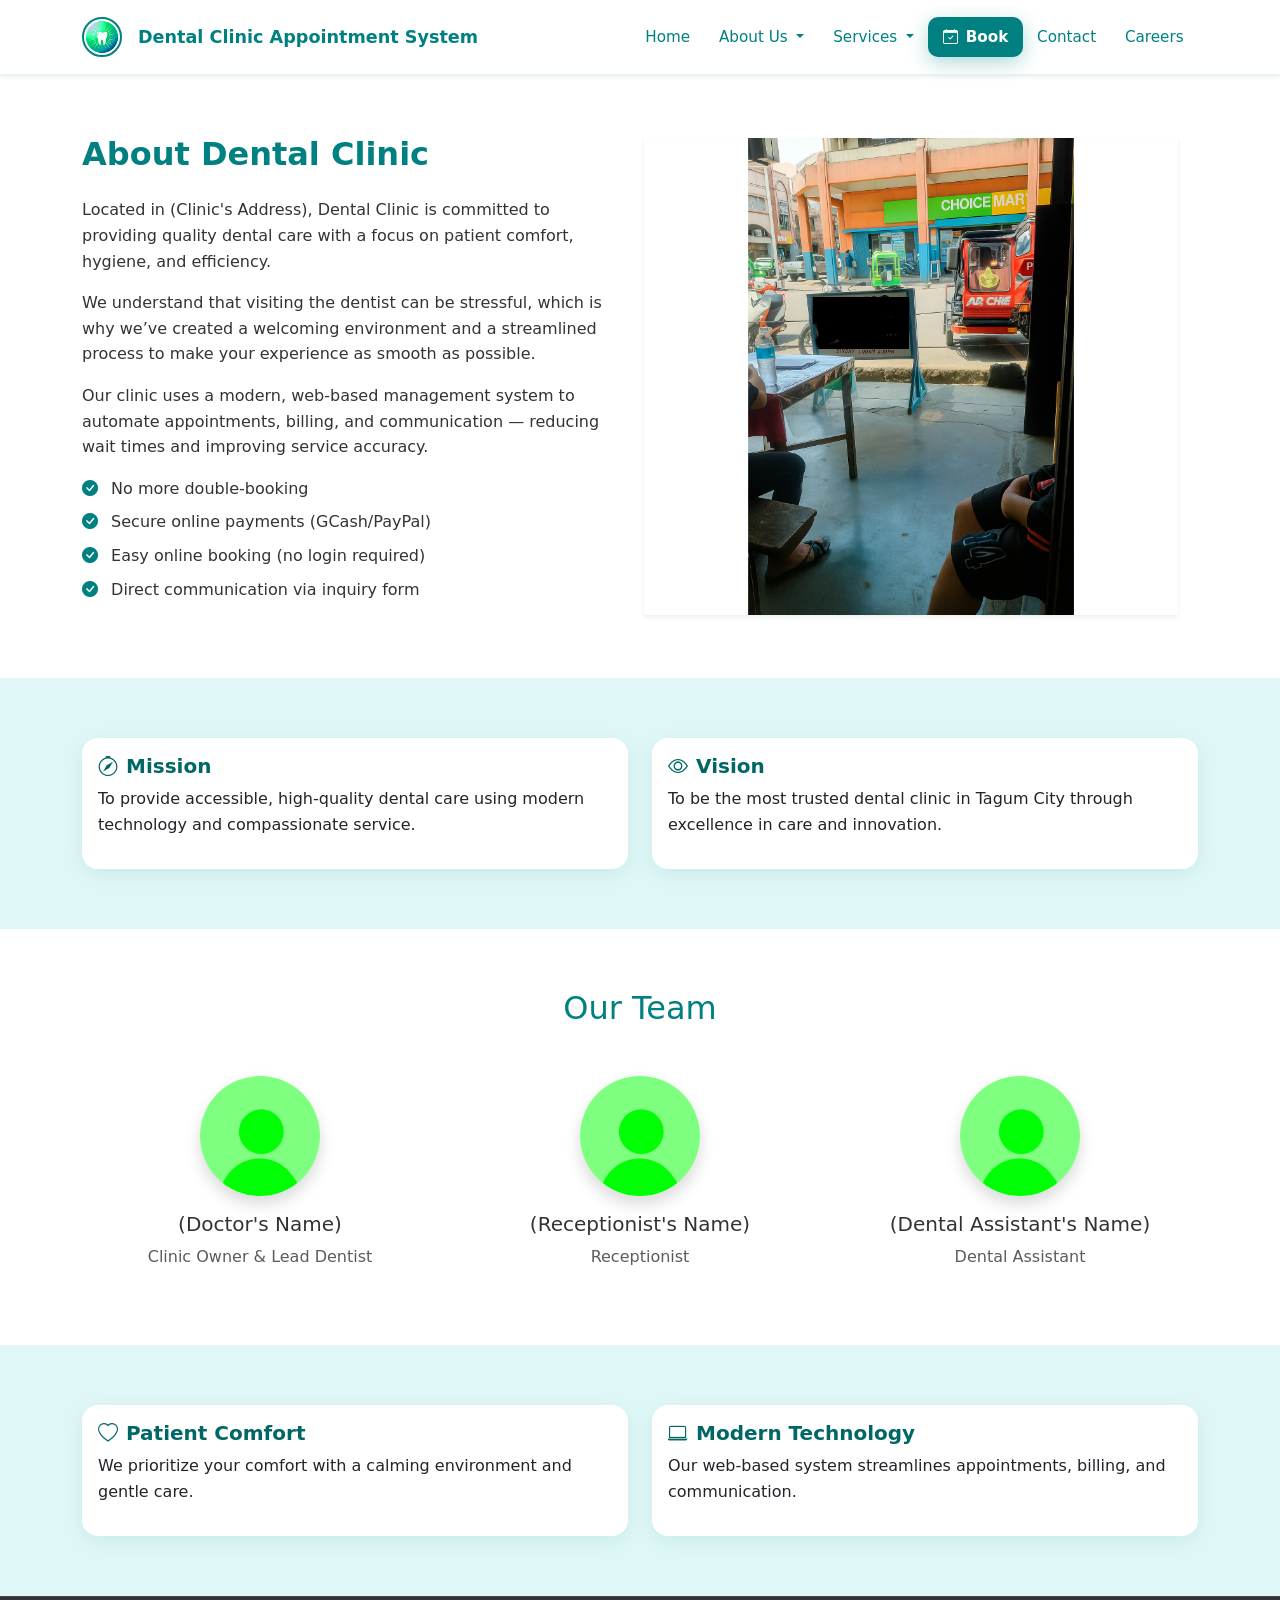
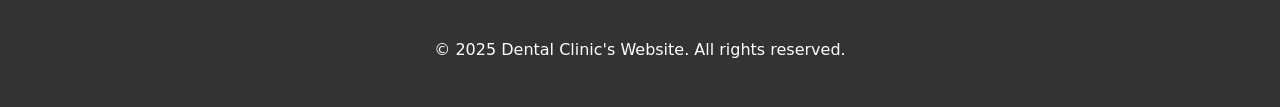
<file: about.html>
<!DOCTYPE html>
<html lang="en">
  <meta charset="UTF-8" />
  <meta name="viewport" content="width=device-width, initial-scale=1.0"/>
  <title>Our Services - Dental Clinic</title>

  <!-- Favicon -->
  <link rel="icon" type="image/x-icon" href="assets/icon/favicon.ico">
  <link rel="icon" type="image/png" href="assets/Icon/DC_MLogo.png">
  <link rel="apple-touch-icon" href="assets/Icon/DC_MLogo.png">

  <!-- CSS - Fixed: Removed extra spaces in URLs -->
  <link href="https://cdn.jsdelivr.net/npm/bootstrap@5.3.0/dist/css/bootstrap.min.css" rel="stylesheet"/>
  <link href="https://cdn.jsdelivr.net/npm/bootstrap-icons/font/bootstrap-icons.css" rel="stylesheet"/>
  <link rel="stylesheet" href="css/style.css"/>
</head>
<body>

   <style>
    /* Sticky Footer Styles */
    body {
      display: flex;
      flex-direction: column;
      min-height: 100vh;
      margin: 0;
    }
    main {
      flex: 1;
    }
    footer {
      margin-top: auto;
      background-color: #333;
      color: white;
      padding: 40px 0;
      text-align: center;
    }
    .section {
      padding: 60px 0;
    }
    .policy-box {
      background-color: #f8f9fa;
      border-left: 4px solid #008080;
      padding: 15px;
      margin: 20px 0;
      border-radius: 4px;
      font-size: 0.95rem;
    }
  </style>


<!-- ✅ Navbar: Simple, Responsive, Working -->
<nav class="navbar navbar-expand-lg navbar-light bg-white shadow-sm sticky-top">
  <div class="container">
    
    <!-- Brand: Logo + Clinic Name (responsive) -->
    <a class="navbar-brand d-flex align-items-center" href="index.html">
      <img src="assets/Icon/DC_MLogo.png" alt="Logo" width="40" height="40" class="me-2">
      <!-- Short on mobile, full on desktop -->
      <span class="fw-bold text-teal d-inline d-md-none">Dental Clinic</span>
      <span class="fw-bold text-teal d-none d-md-inline">Dental Clinic Appointment System</span>
    </a>

    <!-- Hamburger Toggle -->
    <button 
      class="navbar-toggler border-0" 
      type="button" 
      data-bs-toggle="collapse" 
      data-bs-target="#navbarNav"
      aria-controls="navbarNav" 
      aria-expanded="false" 
      aria-label="Toggle menu">
      <span class="navbar-toggler-icon"></span>
    </button>

    <!-- Menu Items -->
    <div class="collapse navbar-collapse" id="navbarNav">
      <ul class="navbar-nav ms-auto mb-2 mb-lg-0">
        <li class="nav-item"><a class="nav-link" href="index.html">Home</a></li>
        
        <!-- About Dropdown (unchanged) -->
<li class="nav-item dropdown">
  <a class="nav-link dropdown-toggle" href="#" id="navbarDropdownAbout" role="button" data-bs-toggle="dropdown">
    About Us
  </a>
  <ul class="dropdown-menu border-0 shadow-sm">
    <li><h6 class="dropdown-header">Clinic Overview</h6></li>
    <li><a class="dropdown-item" href="about.html">Our Story</a></li>
    <li><a class="dropdown-item" href="about.html#mission">Mission</a></li>
    <li><a class="dropdown-item" href="about.html#vision">Vision</a></li>
    <li><hr class="dropdown-divider"></li>
    <li><h6 class="dropdown-header">Our Team</h6></li>
    <li><a class="dropdown-item" href="about.html#dentist">Dr. R.L. Anino</a></li>
    <li><a class="dropdown-item" href="about.html#receptionist">Maria Santos</a></li>
  </ul>
</li>

<!-- ✅ Services Dropdown (Now Matches About Us Style) -->
<li class="nav-item dropdown">
  <a class="nav-link dropdown-toggle" href="#" id="navbarDropdownServices" role="button" data-bs-toggle="dropdown">
    Services
  </a>
  <ul class="dropdown-menu border-0 shadow-sm" aria-labelledby="navbarDropdownServices">
    <li><h6 class="dropdown-header"><i class="bi bi-brush me-1"></i> Preventive Care</h6></li>
    <li><a class="dropdown-item" href="services.html#dental-cleaning">Dental Cleaning</a></li>
    <li><a class="dropdown-item" href="services.html#dental-checkup">Dental Check-Up</a></li>
    <li><hr class="dropdown-divider"></li>
    <li><h6 class="dropdown-header"><i class="bi bi-tooth me-1"></i> Restorative Care</h6></li>
    <li><a class="dropdown-item" href="services.html#tooth-filling">Tooth Filling</a></li>
    <li><a class="dropdown-item" href="services.html#tooth-extraction">Tooth Extraction</a></li>
    <li><hr class="dropdown-divider"></li>
    <li><h6 class="dropdown-header"><i class="bi bi-brightness-high me-1"></i> Cosmetic & Orthodontic</h6></li>
    <li><a class="dropdown-item" href="services.html#teeth-whitening">Teeth Whitening</a></li>
    <li><a class="dropdown-item" href="services.html#orthodontic">Orthodontic Treatment</a></li>
  </ul>
</li>
        <!-- ✅ Book Appointment Button (visible in nav on mobile) -->
        <li class="nav-item mt-2 mt-lg-0">
          <a href="appointment.php" class="btn-book nav-link px-3">
            <i class="bi bi-calendar-check"></i> Book
          </a>
        </li>
        
        <li class="nav-item"><a class="nav-link" href="inquiry.html">Contact</a></li>
        <li class="nav-item"><a class="nav-link" href="careers.html">Careers</a></li>
      </ul>
    </div>
    
  </div>
</nav>

<!-- About Section -->
<section class="section bg-white">
  <div class="container">
    <div class="row align-items-center g-5"> <!-- g-5 adds better spacing -->
      <!-- Text Column -->
      <div class="col-md-6 order-md-1 order-2">
        <h2 class="mb-4" style="color: var(--logo-primary); font-weight: 600;">About Dental Clinic </h2>
        <p>Located in (Clinic's Address), Dental Clinic is committed to providing quality dental care with a focus on patient comfort, hygiene, and efficiency.</p>
        <p>We understand that visiting the dentist can be stressful, which is why we’ve created a welcoming environment and a streamlined process to make your experience as smooth as possible.</p>
        <p>Our clinic uses a modern, web-based management system to automate appointments, billing, and communication — reducing wait times and improving service accuracy.</p>
        <ul class="list-unstyled">
          <li class="mb-2"><i class="bi bi-check-circle-fill me-2" style="color: var(--logo-primary);"></i> No more double-booking</li>
          <li class="mb-2"><i class="bi bi-check-circle-fill me-2" style="color: var(--logo-primary);"></i> Secure online payments (GCash/PayPal)</li>
          <li class="mb-2"><i class="bi bi-check-circle-fill me-2" style="color: var(--logo-primary);"></i> Easy online booking (no login required)</li>
          <li class="mb-2"><i class="bi bi-check-circle-fill me-2" style="color: var(--logo-primary);"></i> Direct communication via inquiry form</li>
        </ul>
      </div>

      <!-- Image Column -->
      <div class="col-md-6 order-md-2 order-1">
     <img src="assets/Gallery/DC_Main2.png" 
     class="img-fluid shadow-sm"
     style="margin: -20px; /* Adjust based on your transparent padding */
            width: calc(100% + 40px); /* Compensate for negative margin */
            background: transparent;">
      </div>
    </div>
  </div>
</section>

  <!-- Mission & Vision -->
<section class="section bg-light" id="mission">
  <div class="container">
    <div class="row">
      <div class="col-md-6">
        <div class="card">
          <div class="card-body">
            <h5><i class="bi bi-compass"></i> Mission</h5>
            <p>To provide accessible, high-quality dental care using modern technology and compassionate service.</p>
          </div>
        </div>
      </div>
      <div class="col-md-6" id="vision">
        <div class="card">
          <div class="card-body">
            <h5><i class="bi bi-eye"></i> Vision</h5>
            <p>To be the most trusted dental clinic in Tagum City through excellence in care and innovation.</p>
          </div>
        </div>
      </div>
    </div>
  </div>
</section>
<!-- Our Team -->
<section class="section bg-white" id="team">
  <div class="container">
    <h2 class="text-center mb-5" style="color: var(--logo-primary);">Our Team</h2>
    <div class="row">
      
      <!-- Dr. R.L. Anino -->
      <div class="col-md-4 text-center" id="dentist">
        <img src="assets/Icon/Green_profile.jpg" alt="Dr. R.L. Anino" class="rounded-circle mb-3 shadow" width="120">
        <h5>(Doctor's Name)</h5>
        <p class="text-muted">Clinic Owner & Lead Dentist</p>
      </div>

      <!-- Maria Santos -->
      <div class="col-md-4 text-center" id="receptionist">
        <img src="assets/Icon/Green_profile.jpg" alt="Dr. R.L. Anino" class="rounded-circle mb-3 shadow" width="120">
        <h5>(Receptionist's Name)</h5>
        <p class="text-muted">Receptionist</p>
      </div>

      <!-- John Cruz -->
      <div class="col-md-4 text-center" id="assistant">
        <img src="assets/Icon/Green_profile.jpg" alt="Dr. R.L. Anino" class="rounded-circle mb-3 shadow" width="120">
        <h5>(Dental Assistant's Name)</h5>
        <p class="text-muted">Dental Assistant</p>
      </div>

    </div>
  </div>
</section>

<!-- Patient Care -->
<section class="section bg-light">
  <div class="container">
    <div class="row">
      <div class="col-md-6" id="comfort">
        <div class="card h-100">
          <div class="card-body">
            <h5><i class="bi bi-heart"></i> Patient Comfort</h5>
            <p>We prioritize your comfort with a calming environment and gentle care.</p>
          </div>
        </div>
      </div>
      <div class="col-md-6" id="technology">
        <div class="card h-100">
          <div class="card-body">
            <h5><i class="bi bi-laptop"></i> Modern Technology</h5>
            <p>Our web-based system streamlines appointments, billing, and communication.</p>
          </div>
        </div>
      </div>
    </div>
  </div>
</section>


  <!-- Footer -->
  <footer>
    <div class="container">
      <div class="text-center">
        <p class="mb-1">&copy; 2025 Dental Clinic's Website. All rights reserved.</p>
      
    </div>
    </div>
  </footer>

  <script src="https://cdn.jsdelivr.net/npm/bootstrap@5.3.0/dist/js/bootstrap.bundle.min.js"></script>
  <script src="js/script.js"></script>

  <script>
document.addEventListener('DOMContentLoaded', () => {
  const img = document.querySelector('img[src*="DC_Main2.png"]');
  if (img) {
    img.onload = () => {
      console.log('Natural size:', img.naturalWidth, 'x', img.naturalHeight);
      console.log('Displayed size:', img.clientWidth, 'x', img.clientHeight);
      // If natural size >> visible content, you have transparent padding
    };
  }
});
</script>

</body>
</html>
</file>
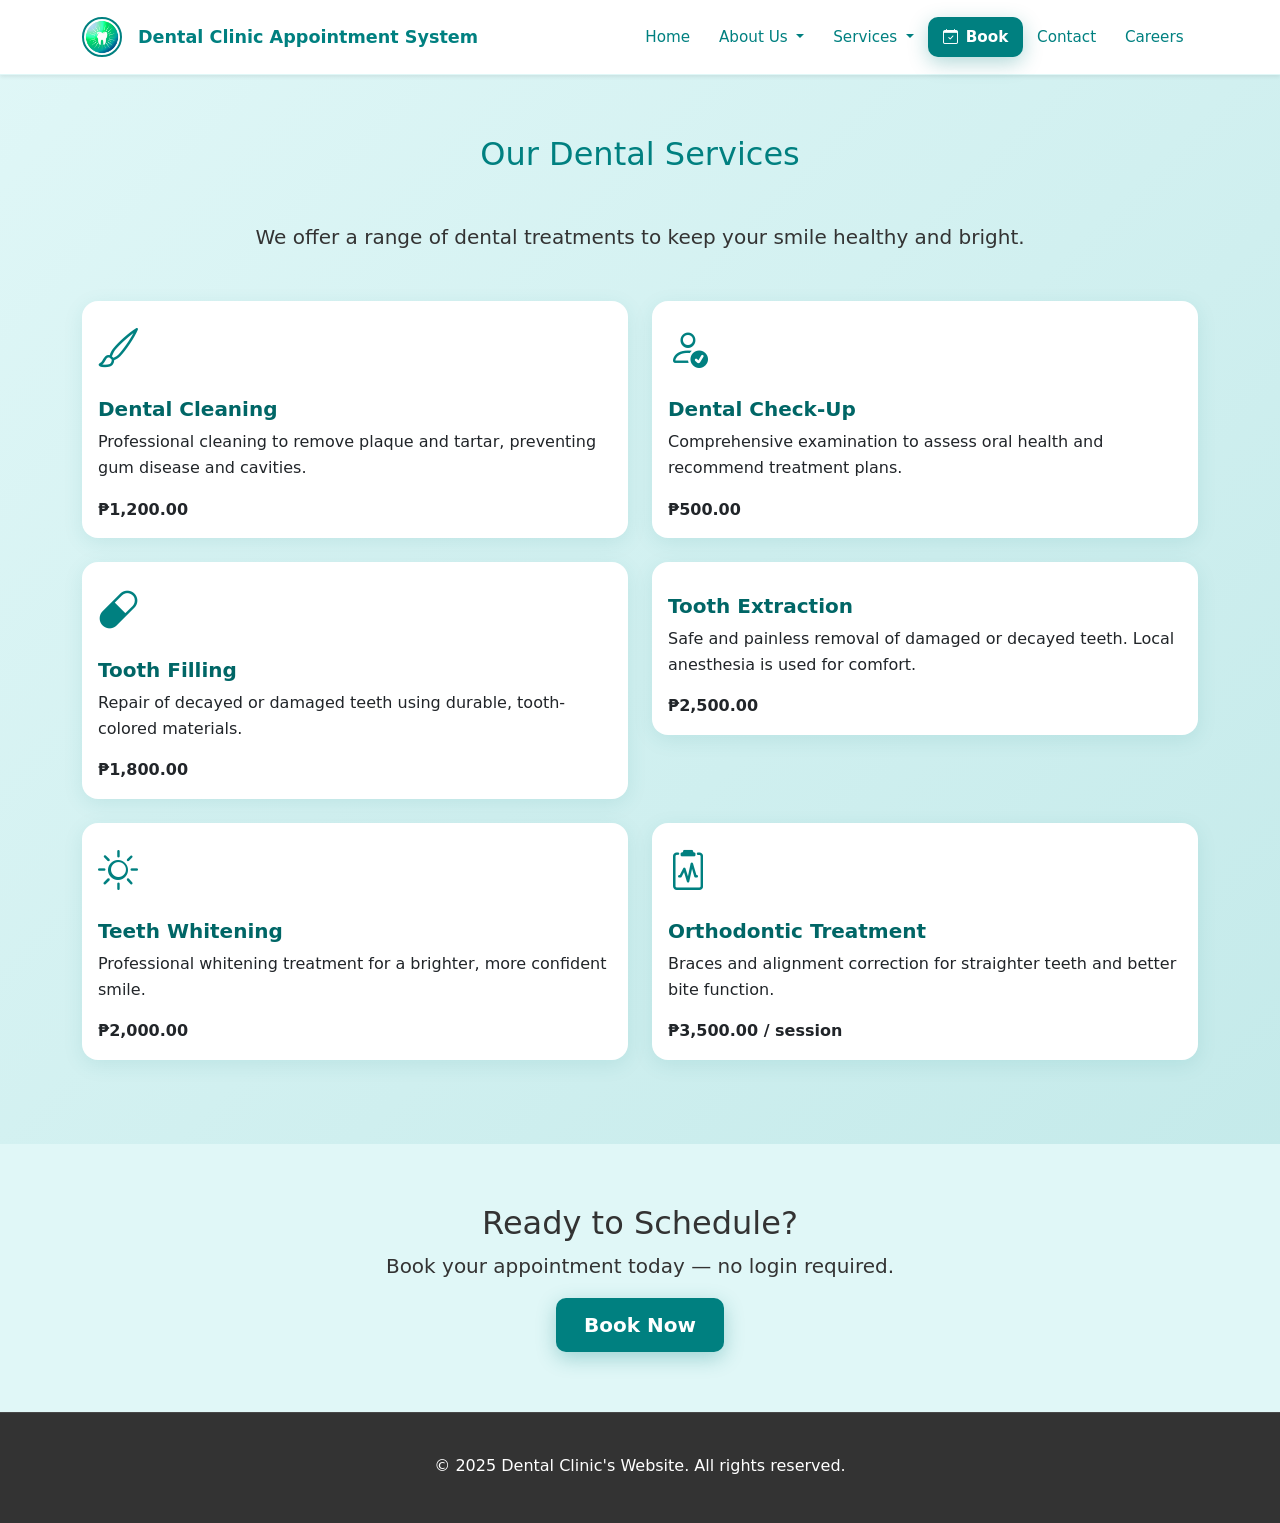
<file: services.html>
<!DOCTYPE html>
<html lang="en">
<head>
  <meta charset="UTF-8" />
  <meta name="viewport" content="width=device-width, initial-scale=1.0"/>
  <title>Our Services - Dental Clinic </title>

  <!-- Favicon -->
  <link rel="icon" type="image/x-icon" href="assets/icon/favicon.ico">
  <link rel="icon" type="image/png" href="assets/Icon/DC_MLogo.png">
  <link rel="apple-touch-icon" href="assets/Icon/DC_MLogo.png">

  <!-- CSS - Fixed: Removed extra spaces in URLs -->
  <link href="https://cdn.jsdelivr.net/npm/bootstrap@5.3.0/dist/css/bootstrap.min.css" rel="stylesheet"/>
  <link href="https://cdn.jsdelivr.net/npm/bootstrap-icons/font/bootstrap-icons.css" rel="stylesheet"/>
  <link rel="stylesheet" href="css/style.css"/>
</head>
<body>

   <style>
    /* Sticky Footer Styles */
    body {
      display: flex;
      flex-direction: column;
      min-height: 100vh;
      margin: 0;
    }
    main {
      flex: 1;
    }
    footer {
      margin-top: auto;
      background-color: #333;
      color: white;
      padding: 40px 0;
      text-align: center;
    }
    .section {
      padding: 60px 0;
    }
    .policy-box {
      background-color: #f8f9fa;
      border-left: 4px solid #008080;
      padding: 15px;
      margin: 20px 0;
      border-radius: 4px;
      font-size: 0.95rem;
    }
  </style>

 

<!-- ✅ Navbar: Simple, Responsive, Working -->
<nav class="navbar navbar-expand-lg navbar-light bg-white shadow-sm sticky-top">
  <div class="container">
    
    <!-- Brand: Logo + Clinic Name (responsive) -->
    <a class="navbar-brand d-flex align-items-center" href="index.html">
      <img src="assets/Icon/DC_MLogo.png" alt="Logo" width="40" height="40" class="me-2">
      <!-- Short on mobile, full on desktop -->
      <span class="fw-bold text-teal d-inline d-md-none">Dental Clinic</span>
      <span class="fw-bold text-teal d-none d-md-inline">Dental Clinic Appointment System</span>
    </a>

    <!-- Hamburger Toggle -->
    <button 
      class="navbar-toggler border-0" 
      type="button" 
      data-bs-toggle="collapse" 
      data-bs-target="#navbarNav"
      aria-controls="navbarNav" 
      aria-expanded="false" 
      aria-label="Toggle menu">
      <span class="navbar-toggler-icon"></span>
    </button>

    <!-- Menu Items -->
    <div class="collapse navbar-collapse" id="navbarNav">
      <ul class="navbar-nav ms-auto mb-2 mb-lg-0">
        <li class="nav-item"><a class="nav-link" href="index.html">Home</a></li>
        
        <!-- About Dropdown (unchanged) -->
<li class="nav-item dropdown">
  <a class="nav-link dropdown-toggle" href="#" id="navbarDropdownAbout" role="button" data-bs-toggle="dropdown">
    About Us
  </a>
  <ul class="dropdown-menu border-0 shadow-sm">
    <li><h6 class="dropdown-header">Clinic Overview</h6></li>
    <li><a class="dropdown-item" href="about.html">Our Story</a></li>
    <li><a class="dropdown-item" href="about.html#mission">Mission</a></li>
    <li><a class="dropdown-item" href="about.html#vision">Vision</a></li>
    <li><hr class="dropdown-divider"></li>
    <li><h6 class="dropdown-header">Our Team</h6></li>
    <li><a class="dropdown-item" href="about.html#dentist">Dr. R.L. Anino</a></li>
    <li><a class="dropdown-item" href="about.html#receptionist">Maria Santos</a></li>
  </ul>
</li>

<!-- ✅ Services Dropdown (Now Matches About Us Style) -->
<li class="nav-item dropdown">
  <a class="nav-link dropdown-toggle" href="#" id="navbarDropdownServices" role="button" data-bs-toggle="dropdown">
    Services
  </a>
  <ul class="dropdown-menu border-0 shadow-sm" aria-labelledby="navbarDropdownServices">
    <li><h6 class="dropdown-header"><i class="bi bi-brush me-1"></i> Preventive Care</h6></li>
    <li><a class="dropdown-item" href="services.html#dental-cleaning">Dental Cleaning</a></li>
    <li><a class="dropdown-item" href="services.html#dental-checkup">Dental Check-Up</a></li>
    <li><hr class="dropdown-divider"></li>
    <li><h6 class="dropdown-header"><i class="bi bi-tooth me-1"></i> Restorative Care</h6></li>
    <li><a class="dropdown-item" href="services.html#tooth-filling">Tooth Filling</a></li>
    <li><a class="dropdown-item" href="services.html#tooth-extraction">Tooth Extraction</a></li>
    <li><hr class="dropdown-divider"></li>
    <li><h6 class="dropdown-header"><i class="bi bi-brightness-high me-1"></i> Cosmetic & Orthodontic</h6></li>
    <li><a class="dropdown-item" href="services.html#teeth-whitening">Teeth Whitening</a></li>
    <li><a class="dropdown-item" href="services.html#orthodontic">Orthodontic Treatment</a></li>
  </ul>
</li>
        <!-- ✅ Book Appointment Button (visible in nav on mobile) -->
        <li class="nav-item mt-2 mt-lg-0">
          <a href="appointment.html" class="btn-book nav-link px-3">
            <i class="bi bi-calendar-check"></i> Book
          </a>
        </li>
        
        <li class="nav-item"><a class="nav-link" href="inquiry.html">Contact</a></li>
        <li class="nav-item"><a class="nav-link" href="careers.html">Careers</a></li>
      </ul>
    </div>
    
  </div>
</nav>

  <!-- Services Section -->
  <section class="section">
    <div class="container">
      <h2 class="text-center mb-5" style="color: var(--logo-primary);">Our Dental Services</h2>
      <p class="text-center lead mb-5">We offer a range of dental treatments to keep your smile healthy and bright.</p>

      <div class="row">
        <div class="col-md-6 mb-4" id="dental-cleaning">
          <div class="card">
            <div class="card-body">
              <i class="bi bi-brush" style="font-size: 2.5rem; color: var(--logo-primary);"></i>
              <h5 class="mt-3">Dental Cleaning</h5>
              <p>Professional cleaning to remove plaque and tartar, preventing gum disease and cavities.</p>
              <strong>₱1,200.00</strong>
            </div>
          </div>
        </div>
        <div class="col-md-6 mb-4" id="dental-checkup">
          <div class="card">
            <div class="card-body">
              <i class="bi bi-person-check" style="font-size: 2.5rem; color: var(--logo-primary);"></i>
              <h5 class="mt-3">Dental Check-Up</h5>
              <p>Comprehensive examination to assess oral health and recommend treatment plans.</p>
              <strong>₱500.00</strong>
            </div>
          </div>
        </div>
        <div class="col-md-6 mb-4" id="tooth-filling">
          <div class="card">
            <div class="card-body">
              <i class="bi bi-capsule" style="font-size: 2.5rem; color: var(--logo-primary);"></i>
              <h5 class="mt-3">Tooth Filling</h5>
              <p>Repair of decayed or damaged teeth using durable, tooth-colored materials.</p>
              <strong>₱1,800.00</strong>
            </div>
          </div>
        </div>
        <div class="col-md-6 mb-4" id="tooth-extraction">
          <div class="card">
            <div class="card-body">
              <i class="bi bi-tooth" style="font-size: 2.5rem; color: var(--logo-primary);"></i>
              <h5 class="mt-3">Tooth Extraction</h5>
              <p>Safe and painless removal of damaged or decayed teeth. Local anesthesia is used for comfort.</p>
              <strong>₱2,500.00</strong>
            </div>
          </div>
        </div>
        <div class="col-md-6 mb-4" id="teeth-whitening">
          <div class="card">
            <div class="card-body">
              <i class="bi bi-brightness-high" style="font-size: 2.5rem; color: var(--logo-primary);"></i>
              <h5 class="mt-3">Teeth Whitening</h5>
              <p>Professional whitening treatment for a brighter, more confident smile.</p>
              <strong>₱2,000.00</strong>
            </div>
          </div>
        </div>
        <div class="col-md-6 mb-4" id="orthodontic">
          <div class="card">
            <div class="card-body">
              <i class="bi bi-clipboard2-pulse" style="font-size: 2.5rem; color: var(--logo-primary);"></i>
              <h5 class="mt-3">Orthodontic Treatment</h5>
              <p>Braces and alignment correction for straighter teeth and better bite function.</p>
              <strong>₱3,500.00 / session</strong>
            </div>
          </div>
        </div>
      </div>
    </div>
  </section>

  <!-- CTA -->
  <section class="section bg-light">
    <div class="container text-center">
      <h2>Ready to Schedule?</h2>
      <p class="lead">Book your appointment today — no login required.</p>
      <a href="appointment.php" class="btn btn-primary btn-lg">Book Now</a>
    </div>
  </section>



  <!-- Footer -->
  <footer>
    <div class="container">
      <div class="text-center">
        <p class="mb-1">&copy; 2025 Dental Clinic's Website. All rights reserved.</p>
      
    </div>
    </div>
  </footer>

  <!-- Fixed: Removed extra spaces in script URL -->
  <script src="https://cdn.jsdelivr.net/npm/bootstrap@5.3.0/dist/js/bootstrap.bundle.min.js"></script>
  <script src="js/script.js"></script>
</body>
</html>
</file>
<file: css/style.css>
:root {
  --logo-primary: #008080;
  --logo-primary-light: #e0f7f7;
  --logo-accent: #006666;
  --text-dark: #333333;
  --text-light: #ffffff;
}

/* ───────── Base Reset ───────── */
* { box-sizing: border-box; margin: 0; padding: 0; }

body {
  font-family: 'Segoe UI', system-ui, -apple-system, sans-serif;
  background: linear-gradient(135deg, var(--logo-primary-light), #c0e8e8);
  color: var(--text-dark);
  line-height: 1.6;
  min-height: 100vh;
  display: flex;
  flex-direction: column;
  overflow-x: hidden;
}

/* ───────── Navbar (Simple & Responsive) ───────── */
.navbar {
  position: sticky;
  top: 0;
  z-index: 1050;
  background: white !important;
  border-bottom: 1px solid var(--logo-primary-light);
  box-shadow: 0 2px 12px rgba(0, 128, 128, 0.1);
  padding: 0.75rem 0;
}

.navbar-brand {
  color: var(--logo-primary) !important;
  font-weight: 700;
  font-size: 1.1rem;
  display: flex;
  align-items: center;
  gap: 8px;
}

.navbar-brand img {
  width: 40px !important;
  height: 40px !important;
  border: 2px solid var(--logo-primary);
  border-radius: 50%;
  object-fit: cover;
}

/* Nav links */
.nav-link {
  color: var(--logo-primary) !important;
  font-weight: 500;
  font-size: 0.95rem;
  padding: 0.5rem 0.9rem !important;
  border-radius: 8px;
  transition: all 0.25s ease;
  cursor: pointer;
}

.nav-link:hover,
.nav-link.active {
  color: white !important;
  background: var(--logo-primary);
  transform: translateY(-1px);
}

/* Dropdown menus */
.dropdown-menu {
  border: 1px solid var(--logo-primary-light);
  border-radius: 12px;
  box-shadow: 0 10px 30px rgba(0, 128, 128, 0.15);
  padding: 0.5rem 0;
  margin-top: 8px;
}

.dropdown-header {
  font-weight: 600;
  color: var(--logo-accent);
  font-size: 0.75rem;
  text-transform: uppercase;
  padding: 0.5rem 1.25rem;
  background: rgba(0, 128, 128, 0.05);
}

.dropdown-item {
  padding: 0.6rem 1.25rem;
  color: var(--text-dark) !important;
  transition: background 0.2s ease;
  cursor: pointer;
}

.dropdown-item:hover {
  background: rgba(0, 128, 128, 0.1) !important;
  color: var(--logo-accent) !important;
}

/* Mobile navbar */
@media (max-width: 991px) {
  .navbar-brand { font-size: 1rem; }
  .navbar-collapse {
    background: white;
    border-radius: 0 0 16px 16px;
    padding: 1rem 0;
    margin-top: 0.5rem;
    box-shadow: 0 8px 25px rgba(0, 128, 128, 0.1);
  }
  .dropdown-menu {
    position: static !important;
    border: none;
    box-shadow: none;
    padding-left: 1rem;
  }
  .dropdown-item { padding: 0.75rem 2rem; }
}

/* ───────── Hero Carousel (Mobile-First) ───────── */
.hero {
  position: relative;
  height: 100vh;
  min-height: 500px;
  max-height: 800px;
  overflow: hidden;
}

.hero .carousel-item {
  height: 100%;
}

.hero .carousel-item img {
  object-fit: cover;
  height: 100%;
  width: 100%;
}

.carousel-overlay {
  position: absolute;
  inset: 0;
  background: linear-gradient(135deg, rgba(0,102,102,0.85), rgba(0,128,128,0.7));
  z-index: 1;
}

.hero-content {
  position: relative;
  z-index: 2;
  color: white;
  text-align: center;
  padding: 2rem 1rem;
  max-width: 800px;
  margin: 0 auto;
}

.hero-content h1 {
  font-size: clamp(1.8rem, 5vw, 2.5rem);
  font-weight: 700;
  margin-bottom: 1rem;
  text-shadow: 0 2px 10px rgba(0,0,0,0.5);
}

.hero-content .lead {
  font-size: clamp(1rem, 2.5vw, 1.25rem);
  margin-bottom: 2rem;
  text-shadow: 0 1px 6px rgba(0,0,0,0.4);
}

/* Carousel controls */
.carousel-control-prev,
.carousel-control-next {
  width: 12%;
  min-width: 40px;
  opacity: 0.9;
  z-index: 3;
}

.carousel-control-prev:hover,
.carousel-control-next:hover {
  opacity: 1;
  background: rgba(0, 128, 128, 0.3);
  border-radius: 50%;
}

.carousel-control-prev-icon,
.carousel-control-next-icon {
  filter: invert(1);
  width: 1.8rem;
  height: 1.8rem;
}

/* Mobile carousel adjustments */
@media (max-width: 767px) {
  .hero { height: 90vh; min-height: 450px; }
  .carousel-control-prev,
  .carousel-control-next { width: 20%; }
}

/* ───────── Buttons (Hover + Cursor Fixed) ───────── */
.btn-primary,
.btn-book,
.hero-btn {
  background: var(--logo-primary) !important;
  color: white !important;
  border: none;
  padding: 12px 28px;
  font-weight: 600;
  border-radius: 10px;
  text-decoration: none;
  box-shadow: 0 6px 20px rgba(0, 128, 128, 0.3);
  transition: all 0.25s ease;
  display: inline-flex;
  align-items: center;
  gap: 8px;
  cursor: pointer;
}

.btn-primary:hover,
.btn-book:hover,
.hero-btn:hover {
  background: var(--logo-accent) !important;
  transform: translateY(-3px);
  box-shadow: 0 12px 30px rgba(0, 102, 102, 0.45);
  color: white !important;
}

/* Ensure ALL clickable elements show hand cursor */
a[href], button, [role="button"], .nav-link, .dropdown-item, .btn {
  cursor: pointer;
}

/* ───────── Sections ───────── */
.section { padding: 60px 0; }
.section.bg-white { background: white !important; }
.section.bg-light { background: var(--logo-primary-light) !important; }

/* Service cards */
.service-card {
  border-radius: 16px;
  transition: transform 0.25s ease, box-shadow 0.25s ease;
}

.service-card:hover {
  transform: translateY(-4px);
  box-shadow: 0 12px 35px rgba(0, 128, 128, 0.2) !important;
}

.service-card .rounded-circle {
  display: flex;
  align-items: center;
  justify-content: center;
}

.badge.bg-teal { background: var(--logo-primary) !important; }

/* About section image */
.about-img {
  border: 3px solid var(--logo-primary-light);
  border-radius: 16px;
  background: transparent;
  max-width: 100%;
  height: auto;
}

/* Cards */
.card {
  border: none;
  border-radius: 16px;
  box-shadow: 0 5px 20px rgba(0, 128, 128, 0.1);
  transition: transform 0.25s ease;
}

.card:hover { transform: translateY(-3px); }

.card-body h5 {
  color: var(--logo-accent);
  font-weight: 600;
  display: flex;
  align-items: center;
  gap: 8px;
}

/* ───────── Footer ───────── */
footer {
  background: var(--text-dark);
  color: white;
  padding: 40px 0 30px;
  margin-top: auto;
  border-top: 1px solid rgba(255,255,255,0.1);
}

footer a { color: var(--logo-primary-light); text-decoration: none; }
footer a:hover { color: white; text-decoration: underline; }

footer .social-links a {
  display: inline-flex;
  align-items: center;
  justify-content: center;
  width: 38px;
  height: 38px;
  border-radius: 50%;
  background: rgba(255,255,255,0.1);
  margin: 0 5px;
  transition: background 0.25s ease;
}

footer .social-links a:hover {
  background: var(--logo-primary);
  transform: translateY(-2px);
}

/* ───────── Utilities ───────── */
.text-teal { color: var(--logo-primary) !important; }
.bg-teal { background: var(--logo-primary) !important; }
.fw-bold { font-weight: 700 !important; }

/* ───────── Mobile Adjustments ───────── */
@media (max-width: 767px) {
  .section { padding: 45px 0; }
  .hero-content h1 { font-size: 1.7rem; }
  .hero-content .lead { font-size: 1.05rem; }
  .btn-primary, .btn-book, .hero-btn {
    padding: 11px 24px;
    font-size: 0.95rem;
  }
  .card-body { padding: 1.25rem; }
}

@media (max-width: 480px) {
  .navbar-brand { font-size: 0.95rem; }
  .hero-content { padding: 1.5rem 0.5rem; }
  .hero-content h1 { font-size: 1.5rem; }
}

/* ───────── Print Styles ───────── */
@media print {
  .navbar, .hero, footer { display: none !important; }
  body { background: white; color: black; }
  .section { padding: 15px 0; }
}
</file>
